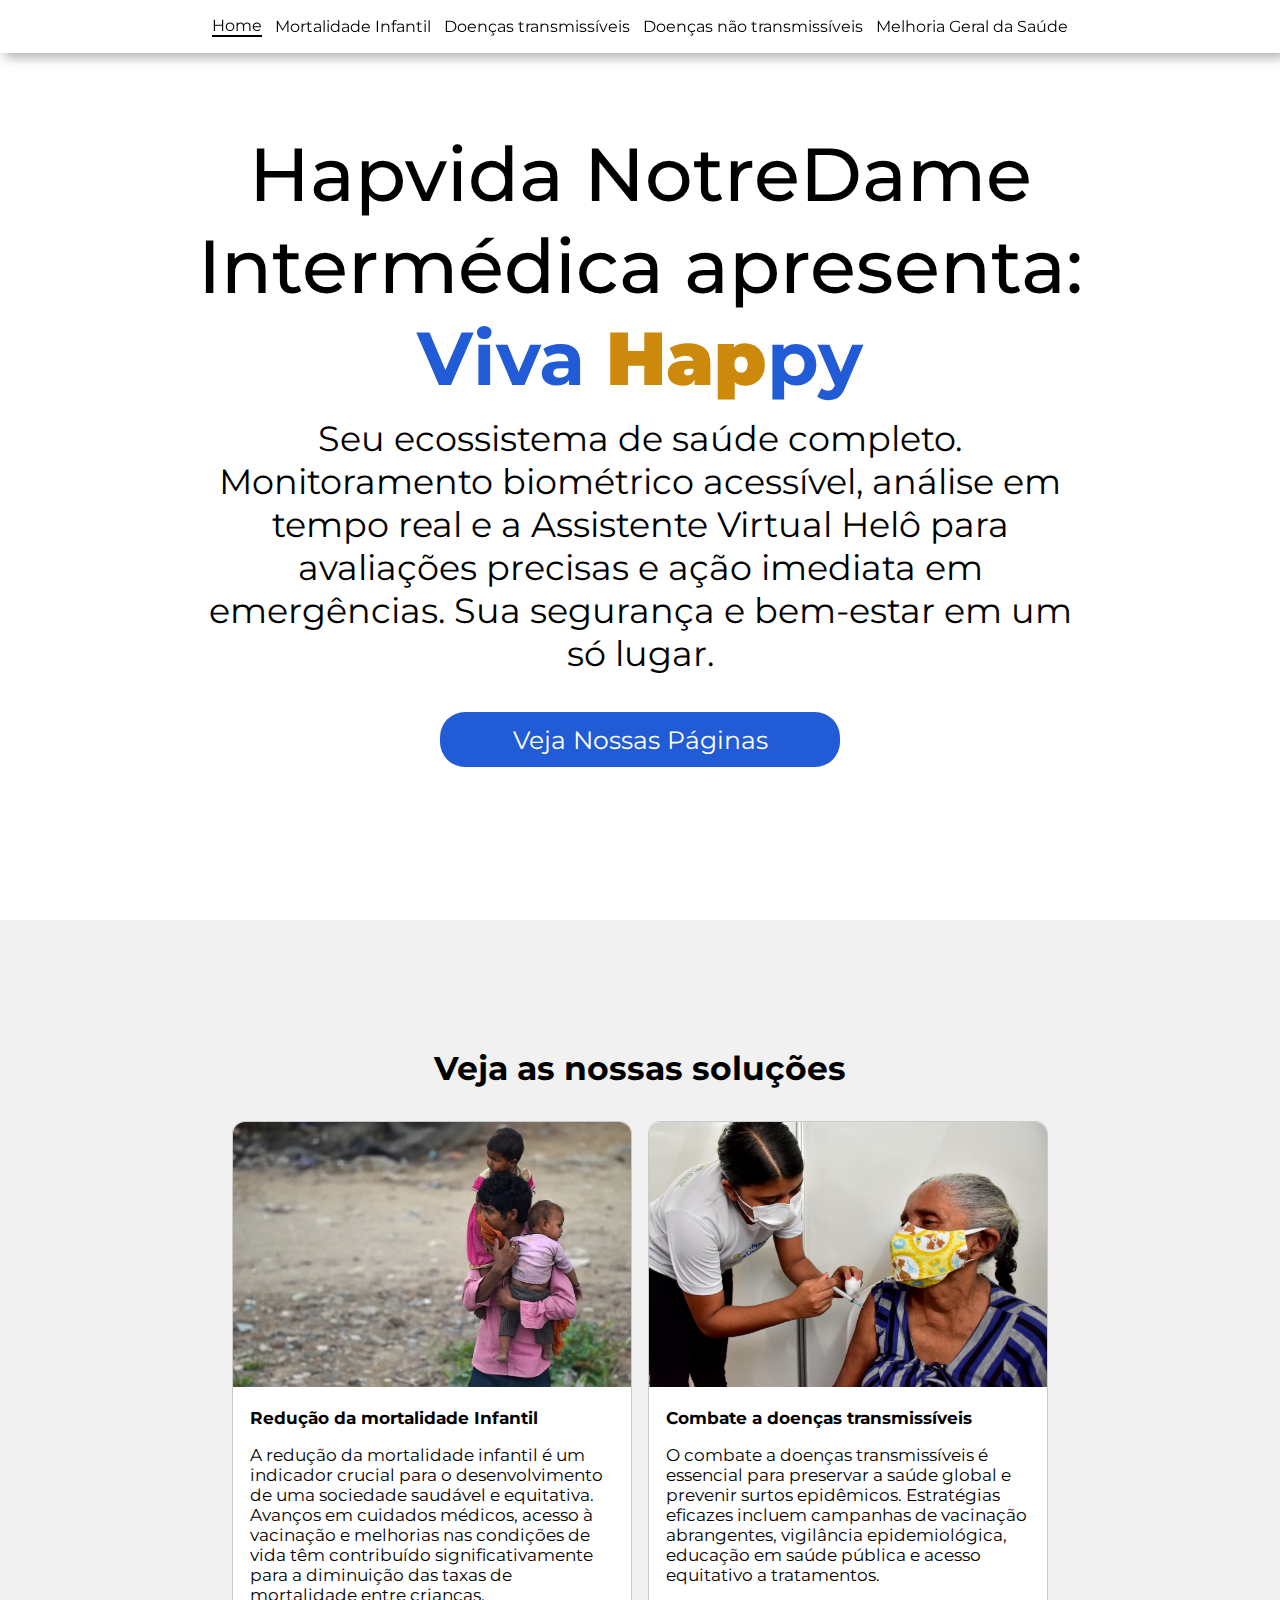
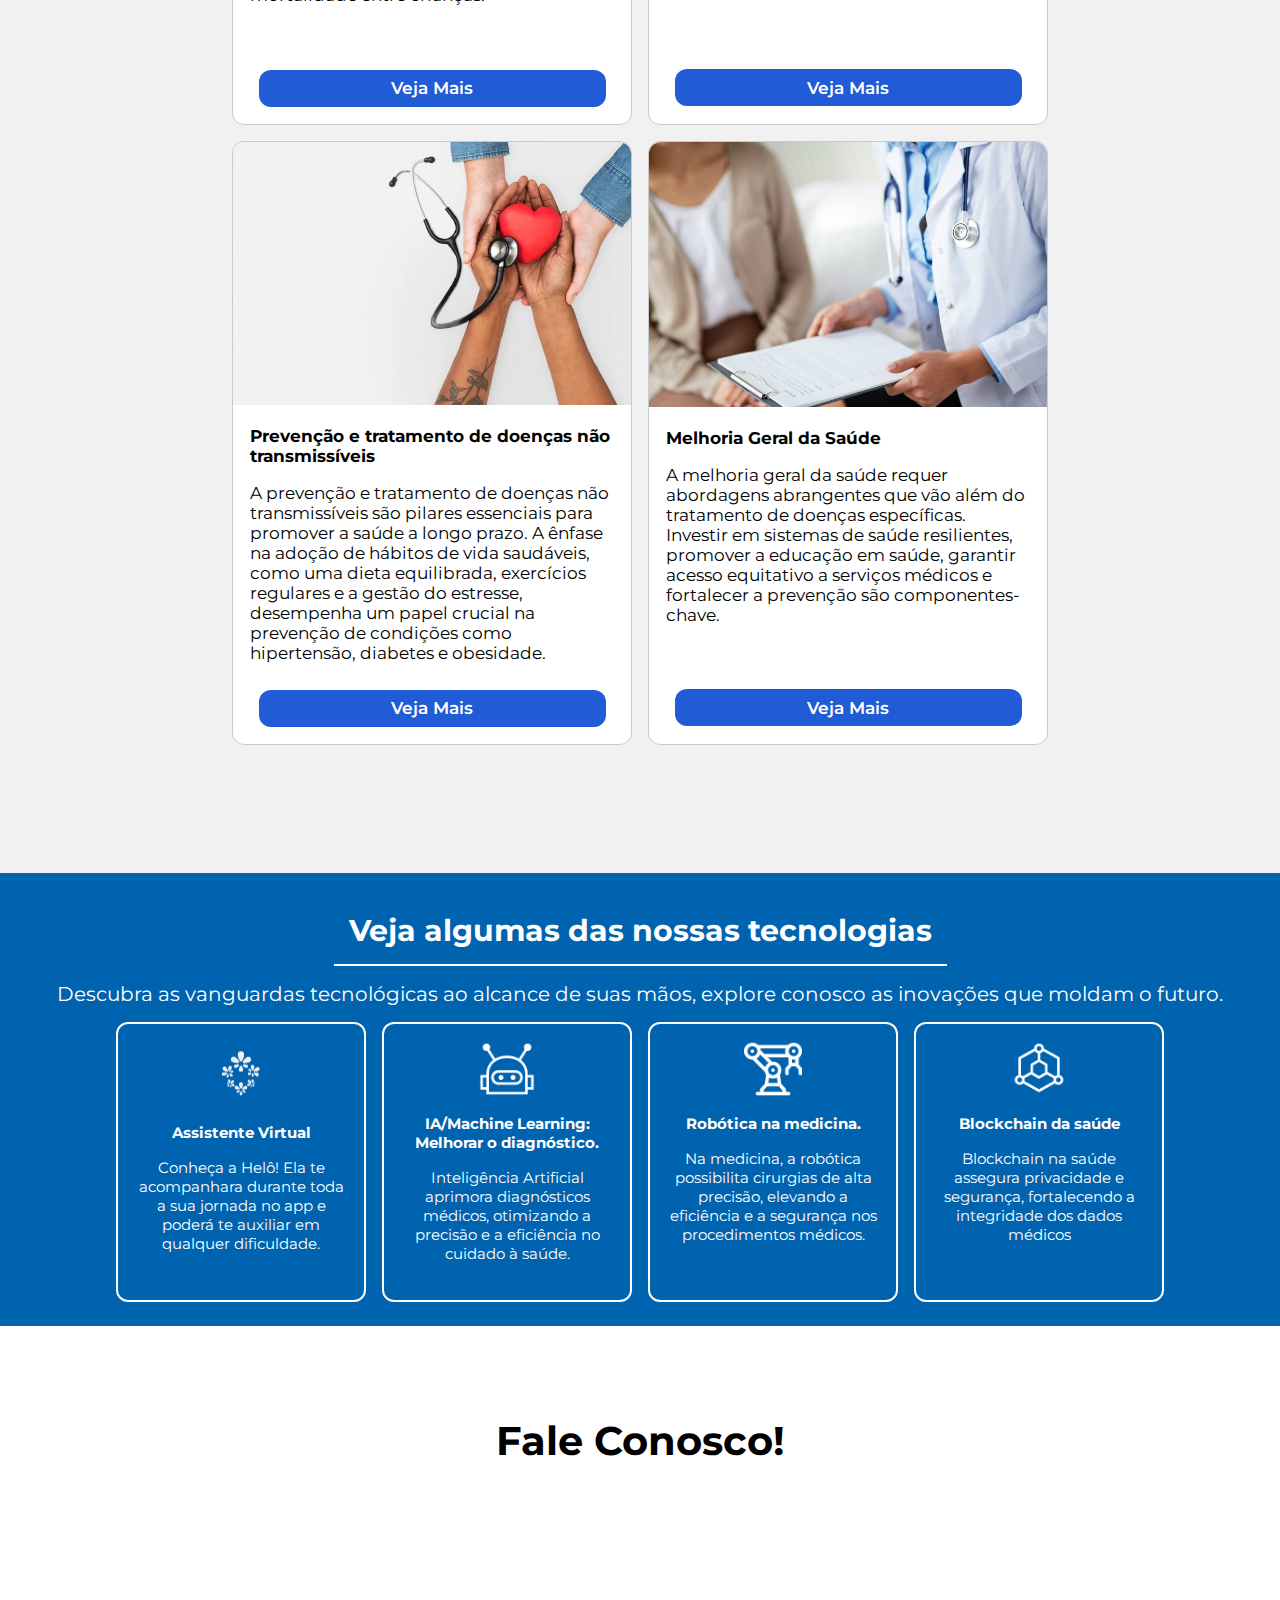
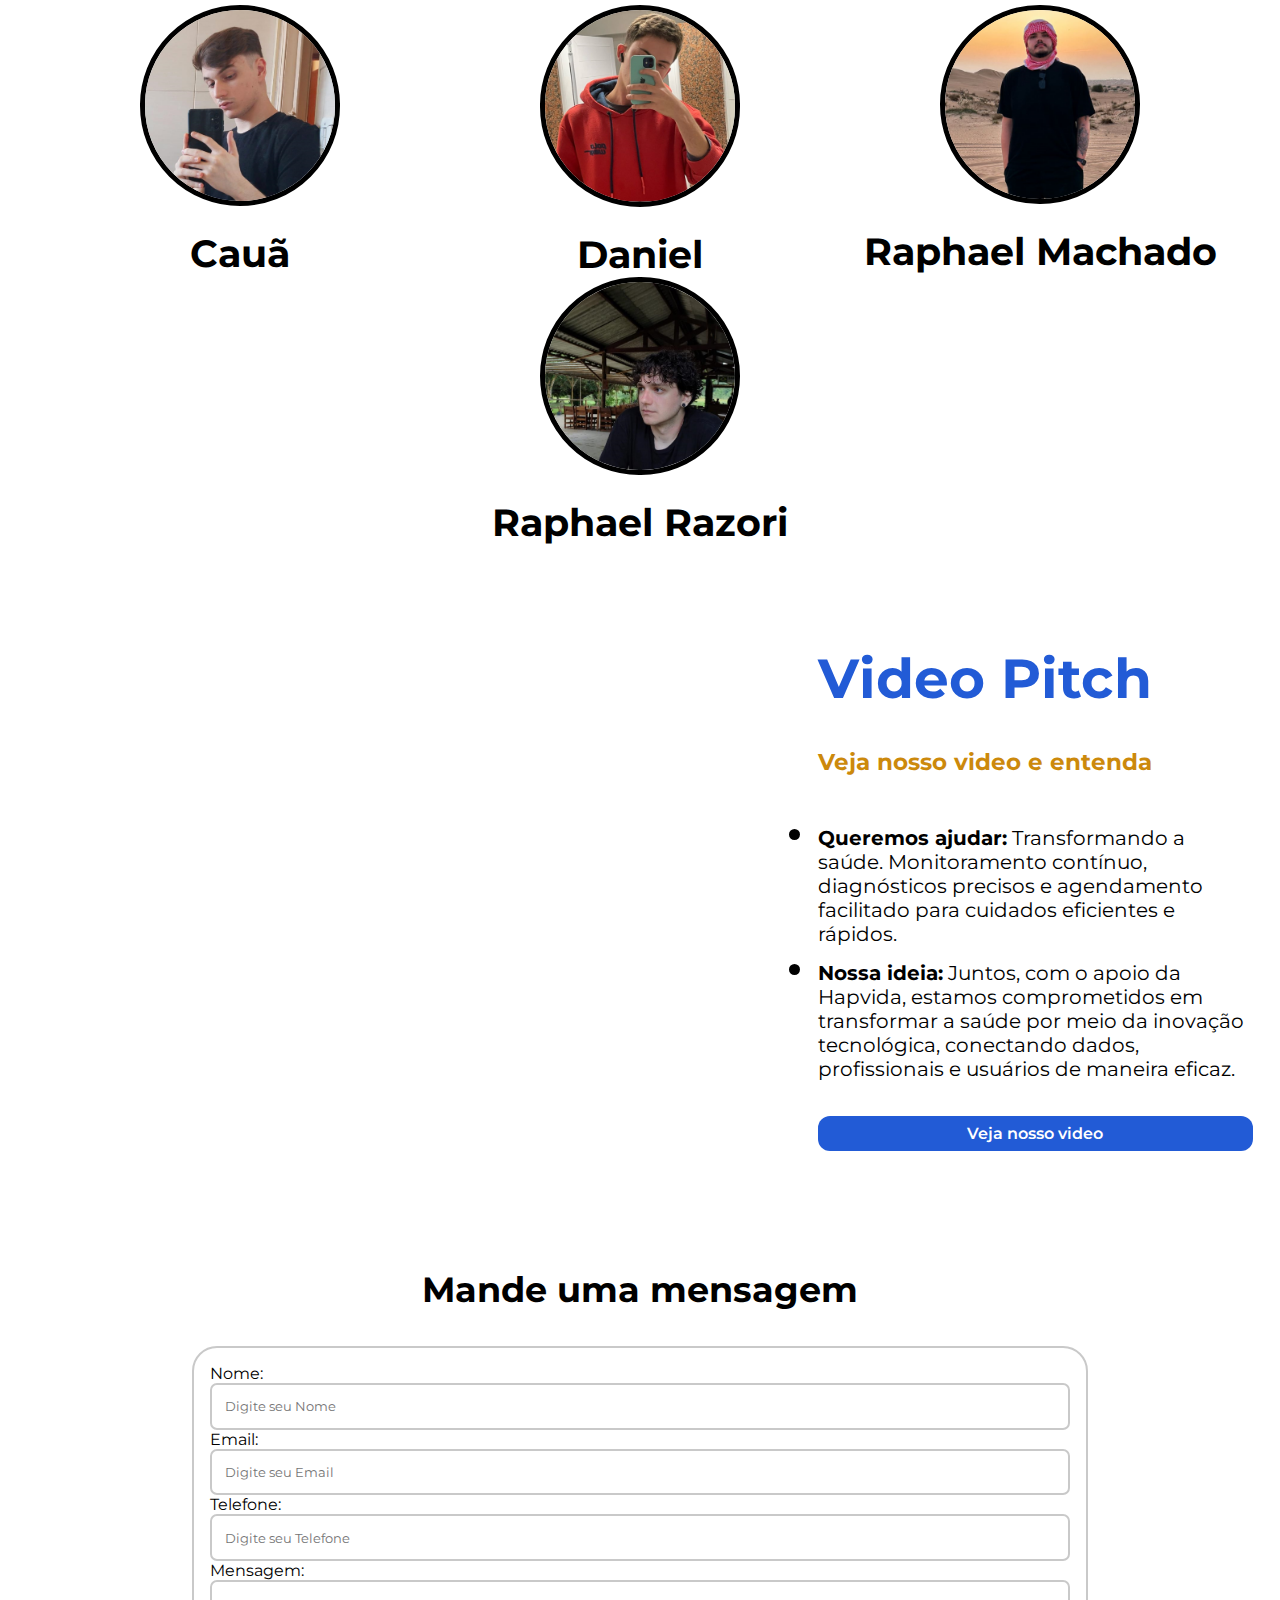
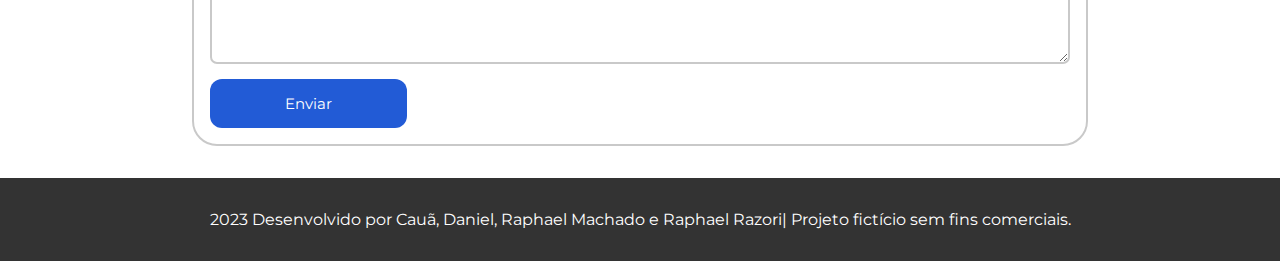
<file: index.html>
<!DOCTYPE html>
    <html lang="pt-br">
    <head>
        <meta charset="UTF-8">
        <meta name="viewport" content="width=device-width, initial-scale=1.0">
        <link rel="stylesheet" href="style.css">
        <link rel="shortcut icon" href="assets/App-Icon.ico" type="image/x-icon">
        <script src="scripts/scriptNossaEquipe.js" defer></script>
        <title>HapViva</title>
    </head>
    <body>
        <header>
            <nav class="navBar">
                <img src="assets/logo.png" alt="">
                <ul class="navBarList">
                    <li style="border-bottom: 2px solid black;"><a href="index.html">Home</a></li>
                    <li><a href="pages/mortalidadeinfantil.html">Mortalidade Infantil</a></li>
                    <li><a href="pages/doencat.html">Doenças transmissíveis</a></li>   
                    <li><a href="pages/doencant.html">Doenças não transmissíveis</a></li>
                    <li><a href="pages/melhoriasaude.html">Melhoria Geral da Saúde</a></li>
                </ul>
            </nav>
        </header>

        <main>
            <section class="mainTopo">
                <div class="mainTopoTexts">
                    <h1>Hapvida NotreDame Intermédica apresenta: <br> <b class="mainTopoTextsName">Viva <b style="color: rgb(204, 137, 12);">Hap</b>py</b> </h1>
                    <p>Seu ecossistema de saúde completo. Monitoramento biométrico acessível, análise em tempo real e a Assistente Virtual Helô
                    para avaliações precisas e ação imediata em emergências. Sua segurança e bem-estar em um só lugar.</p>
                    <a href="#mainCartoes">Veja Nossas Páginas</a>
                </div>
                <img src="assets/homepagefinal.png" alt="">
            </section>

            <section id="mainCartoes" class="mainCartoes">
                <div class="mainCartoesConteudo">
                    <h2>Veja as nossas soluções</h2>
                    <div class="mainCartoesItens">

                        <div class="cartao">
                            <img src="assets/mortalidadeInfantilFinal.webp" alt="">
                            <div class="cartaoTexts">
                                <h4>Redução da mortalidade Infantil</h4>
                                <p>A redução da mortalidade infantil é um indicador crucial para o desenvolvimento de uma sociedade saudável e equitativa.
                                Avanços em cuidados médicos, acesso à vacinação e melhorias nas condições de vida têm contribuído significativamente
                                para a diminuição das taxas de mortalidade entre crianças.</p>
                                <a style="margin-top: 2.8em" href="./pages/mortalidadeinfantil.html">Veja Mais</a>
                            </div>
                        </div>

                        <div class="cartao">
                            <img src="assets/doencaTransmissivelFinal.jpg" alt="">
                            <div class="cartaoTexts">
                                <h4>Combate a doenças transmissíveis</h4>
                                <p>O combate a doenças transmissíveis é essencial para preservar a saúde global e prevenir surtos epidêmicos. Estratégias
                                eficazes incluem campanhas de vacinação abrangentes, vigilância epidemiológica, educação em saúde pública e acesso
                                equitativo a tratamentos.</p>
                                <a style="margin-top: 3.95em;" href="pages/doencat.html">Veja Mais</a>
                            </div>
                        </div>

                        <div class="cartao">
                            <img src="assets/doencaNaoTranmissivelFinal.jpg" alt="">
                            <div class="cartaoTexts">
                                <h4>Prevenção e tratamento de doenças não transmissíveis</h4>
                                <p>A prevenção e tratamento de doenças não transmissíveis são pilares essenciais para promover a saúde a longo prazo. A
                                ênfase na adoção de hábitos de vida saudáveis, como uma dieta equilibrada, exercícios regulares e a gestão do estresse,
                                desempenha um papel crucial na prevenção de condições como hipertensão, diabetes e obesidade.</p>
                                <a style="margin-top: 0.57em;" href="pages/doencant.html">Veja Mais</a>
                            </div>
                        </div>

                        <div class="cartao">
                            <img src="assets/melhoriaGeralDaSaude1.jpg" alt="">
                            <div class="cartaoTexts">
                                <h4>Melhoria Geral da Saúde</h4>
                                <p>A melhoria geral da saúde requer abordagens abrangentes que vão além do tratamento de doenças específicas. Investir em
                                sistemas de saúde resilientes, promover a educação em saúde, garantir acesso equitativo a serviços médicos e fortalecer
                                a prevenção são componentes-chave.</p>
                                <a style="margin-top: 2.8em;" href="pages/melhoriasaude.html">Veja Mais</a>
                            </div>
                        </div>
                    </div>
                </div>
            </section>

            <section class="mainTecnologias">
                <h2>Veja algumas das nossas tecnologias</h2>
                <p>Descubra as vanguardas tecnológicas ao alcance de suas mãos, explore conosco as inovações que moldam o futuro.</p>
                <div class="mainTecnologiasCartoes">
                    <div class="mainTecnologiasCartao">
                        <img style="width: 120px;" class="helo" src="assets/av1.png" alt="">
                        <h5>Assistente Virtual</h5>
                        <p>Conheça a Helô! Ela te acompanhara durante toda a sua jornada no app e poderá te auxiliar em qualquer dificuldade.</p>
                    </div>
                    <div class="mainTecnologiasCartao">
                        <img src="assets/robot-24.png" alt="">
                        <h5>IA/Machine Learning: Melhorar o diagnóstico.</h5>
                        <p>Inteligência Artificial aprimora diagnósticos médicos, otimizando a precisão e a eficiência no cuidado à saúde.</p>
                    </div>
                    <div class="mainTecnologiasCartoes">
                        <div class="mainTecnologiasCartao">
                            <img src="assets/roboticarm1.png" alt="">
                            <h5>Robótica na medicina.</h5>
                            <p>Na medicina, a robótica possibilita cirurgias de alta precisão, elevando a eficiência e a segurança nos procedimentos
                            médicos.</p>
                        </div>
                    </div>

                    <div class="mainTecnologiasCartoes">
                        <div class="mainTecnologiasCartao">
                            <img src="assets/blockchain1.png" alt="">
                            <h5>Blockchain da saúde</h5>
                            <p>Blockchain na saúde assegura privacidade e segurança, fortalecendo a integridade dos dados médicos</p>
                        </div>
                    </div>
                </div>       
            </section>

            <section class="mainNossaEquipe">
                <h3>Fale Conosco!</h3>
                <div class="mainNossaEquipeDivCards">
                    <section class="card">
                        <img class="img" src="assets/Caua.png" alt="">
                        <h2>Cauã</h2>
                    </section>
            
                    <section class="card">
                        <img class="img" src="assets/Daniel.png" alt="">
                        <h2>Daniel</h2>
                    </section>
            
                    <section class="card">
                        <img class="img" src="assets/RaphaelMachado.png" alt="">
                        <h2>Raphael Machado</h2>
                    </section>
            
                    <section class="card">
                        <img class="img" src="assets/RaphaelRazori.png" alt="">
                        <h2>Raphael Razori</h2>
                    </section>
                </div>

                <section class="mainVideoPitch">
                    <iframe width="1250" height="703" src="https://www.youtube.com/embed/nQ6caLf8F54"
                        title="Hapvida:VivaHappy Video Pitch Global Solution 2" frameborder="0"
                        allow="accelerometer; autoplay; clipboard-write; encrypted-media; gyroscope; picture-in-picture; web-share"
                        allowfullscreen></iframe>
                    <div class="mainVideoPitchTexts">
                        <h4>Video Pitch</h4>
                        <h6>Veja nosso video e entenda</h6>
                        <ul>
                            <li><p><b>Queremos ajudar:</b> Transformando a saúde. Monitoramento contínuo,
                            diagnósticos precisos e agendamento facilitado para cuidados eficientes
                            e rápidos.</p></li>
                            <li><p><b>Nossa ideia:</b> Juntos, com o apoio da Hapvida, estamos comprometidos
                            em transformar a saúde por meio da inovação tecnológica, conectando dados,
                            profissionais e usuários de maneira eficaz.</p></li>
                        </ul>
                        <a href="https://youtu.be/nQ6caLf8F54" target="_blank">Veja nosso video</a>
                    </div>
                </section>
            </section>

            <section class="mainFormulario">
                <h2>Mande uma mensagem</h2>
                <form>
                    <div class="mainFormularioItens">
                        <label for="nome">Nome:</label>
                        <input name="nome" type="text" placeholder="Digite seu Nome">
                    </div>
                    <div class="mainFormularioItens">
                        <label for="email">Email:</label>
                        <input name="email" type="text" placeholder="Digite seu Email">
                    </div>
                    <div class="mainFormularioItens">
                        <label for="telefone">Telefone:</label>
                        <input name="telefone" type="text" placeholder="Digite seu Telefone">
                    </div>
                    <div class="mainFormularioItens">
                        <label for="Mensagem">Mensagem:</label>
                        <textarea name="mensagem"  cols="30" rows="5"></textarea>
                    </div>
                   
                    <button>Enviar</button>
                </form>
            </section>
        </main>

        <footer>
            <p>2023 Desenvolvido por Cauã, Daniel, Raphael Machado e Raphael Razori| Projeto fictício sem fins comerciais.</p>
        </footer>
        
    </body>
</html>
</file>
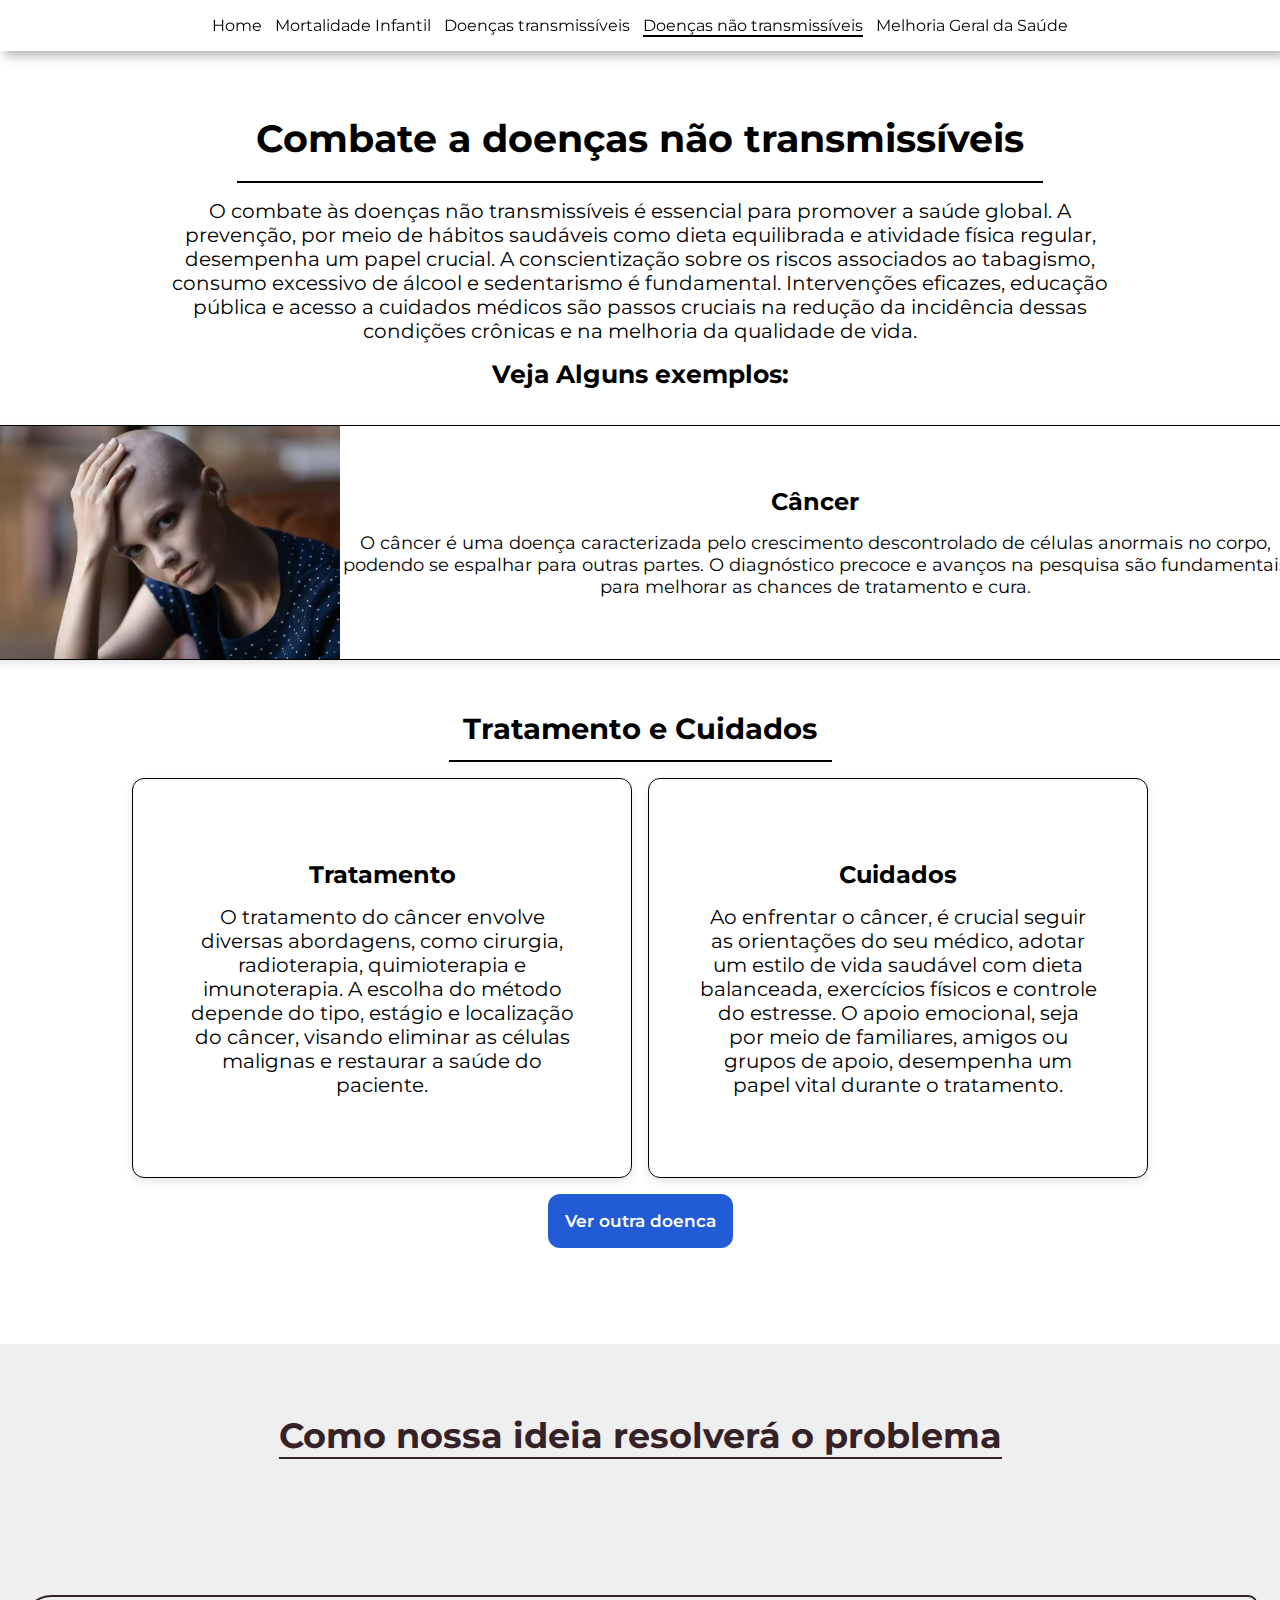
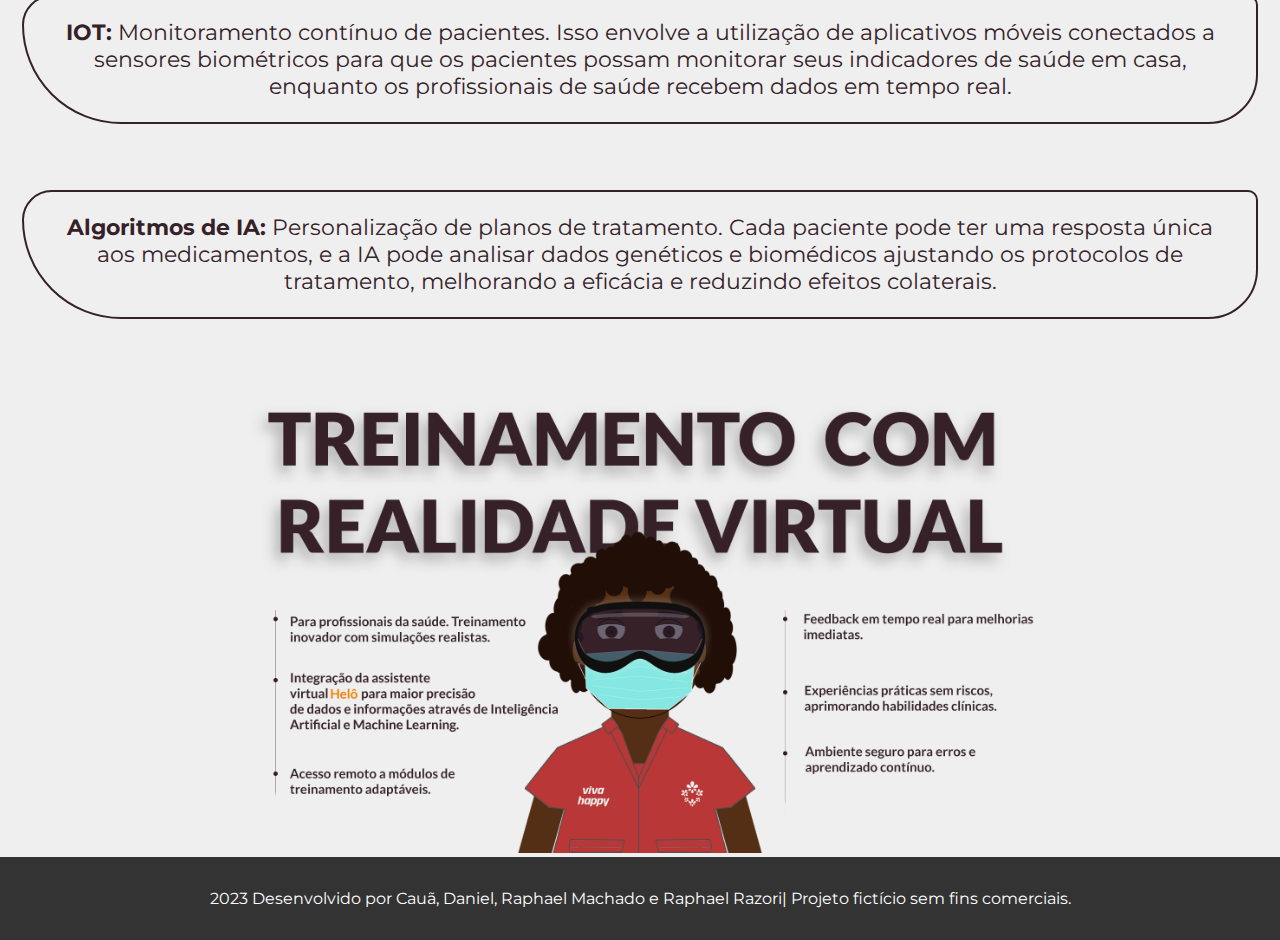
<file: pages/doencant.html>
<!DOCTYPE html>
<html lang="pt-br">

<head>
    <meta charset="UTF-8">
    <meta name="viewport" content="width=device-width, initial-scale=1.0">
    <link rel="stylesheet" href="../style.css">
    <link rel="stylesheet" href="../styles/doencast.css">
    <link rel="stylesheet" href="../styles/doencasnt.css">
    <link rel="shortcut icon" href="../assets/App-Icon.ico" type="image/x-icon">
    <script src="../scripts/scriptMudaDoencanT.js" defer></script>
    <title>HapViva: Doenças Não Transmissíveis</title>
</head>

<body>
    <header>
        <nav class="navBar">
            <img src="../assets/logo.png" alt="">
            <ul class="navBarList">
                <li><a href="../index.html">Home</a></li>
                <li><a href="mortalidadeinfantil.html">Mortalidade Infantil</a></li>
                <li><a href="doencat.html">Doenças transmissíveis</a></li>
                <li><a style="border-bottom: 2px solid black;" href="doencant.html">Doenças não transmissíveis</a></li>
                <li><a href="melhoriasaude.html">Melhoria Geral da Saúde</a></li>
            </ul>
        </nav>
    </header>

    <main>
        <section class="topoDoencasT">
            <h1>Combate a doenças não transmissíveis</h1>
            <p>O combate às doenças não transmissíveis é essencial para promover a saúde global. A prevenção, por meio de hábitos
            saudáveis como dieta equilibrada e atividade física regular, desempenha um papel crucial. A conscientização sobre os
            riscos associados ao tabagismo, consumo excessivo de álcool e sedentarismo é fundamental. Intervenções eficazes,
            educação pública e acesso a cuidados médicos são passos cruciais na redução da incidência dessas condições crônicas e na
            melhoria da qualidade de vida.</p>
            <h4>Veja Alguns exemplos:</h4>
                <div class="topoDoencasTCard">
                    <img id="imgx" src="../assets/cancer1.webp" alt="">
                    <div>
                        <h2 id="titulo">Câncer</h2>
                        <p id="paragrafo">O câncer é uma doença caracterizada pelo crescimento descontrolado de células anormais no corpo, podendo se espalhar
                        para outras partes. O diagnóstico precoce e avanços na pesquisa são fundamentais para melhorar as chances de tratamento
                        e cura.</p>
                    </div>
                </div>

                <h1 style="font-size: 29px;">Tratamento e Cuidados</h1>
                <div class="tratamentoECuidado">
                    <div class="box">
                        <h2 >Tratamento</h2>
                        <p id="pSint1">O tratamento do câncer envolve diversas abordagens, como cirurgia, radioterapia, quimioterapia e imunoterapia. A escolha
                        do método depende do tipo, estágio e localização do câncer, visando eliminar as células malignas e restaurar a saúde do
                        paciente.</p>
                    </div>
                    <div class="box">
                        <h2>Cuidados</h2>
                        <p id="pSint2">Ao enfrentar o câncer, é crucial seguir as orientações do seu médico, adotar um estilo de vida saudável com dieta
                        balanceada, exercícios físicos e controle do estresse. O apoio emocional, seja por meio de familiares, amigos ou grupos
                        de apoio, desempenha um papel vital durante o tratamento.</p>
                    </div>
                </div>
                <button class="btnMudaDoencaT" onclick="trocar()">Ver outra doenca</button>
        </section>

        <div class="topoCombateDoencas3">
            <h1>Como nossa ideia resolverá o problema</h1>
            <ul>
                <li>
                    <p><b>IOT: </b>Monitoramento contínuo de pacientes. Isso envolve a utilização de aplicativos móveis
                        conectados a sensores biométricos para que os pacientes possam monitorar seus indicadores de saúde em
                        casa, enquanto os profissionais de saúde recebem dados em tempo real.</p>
                </li>
                <li>
                    <p><b>Algoritmos de IA: </b>Personalização de planos de tratamento. Cada paciente pode ter uma resposta
                        única aos medicamentos, e a IA pode analisar dados genéticos e biomédicos ajustando os protocolos de
                        tratamento, melhorando a eficácia e reduzindo efeitos colaterais.</p>
                </li>
        
            </ul>
            <div class="proposta3">
                <img src="../assets/ENFERMEIRA VRE.png" alt="">
            </div>
        </div>
        
    </main>

    <footer>
        <p>2023 Desenvolvido por Cauã, Daniel, Raphael Machado e Raphael Razori| Projeto fictício sem fins comerciais.</p>
    </footer>

</body>

</html>
</file>
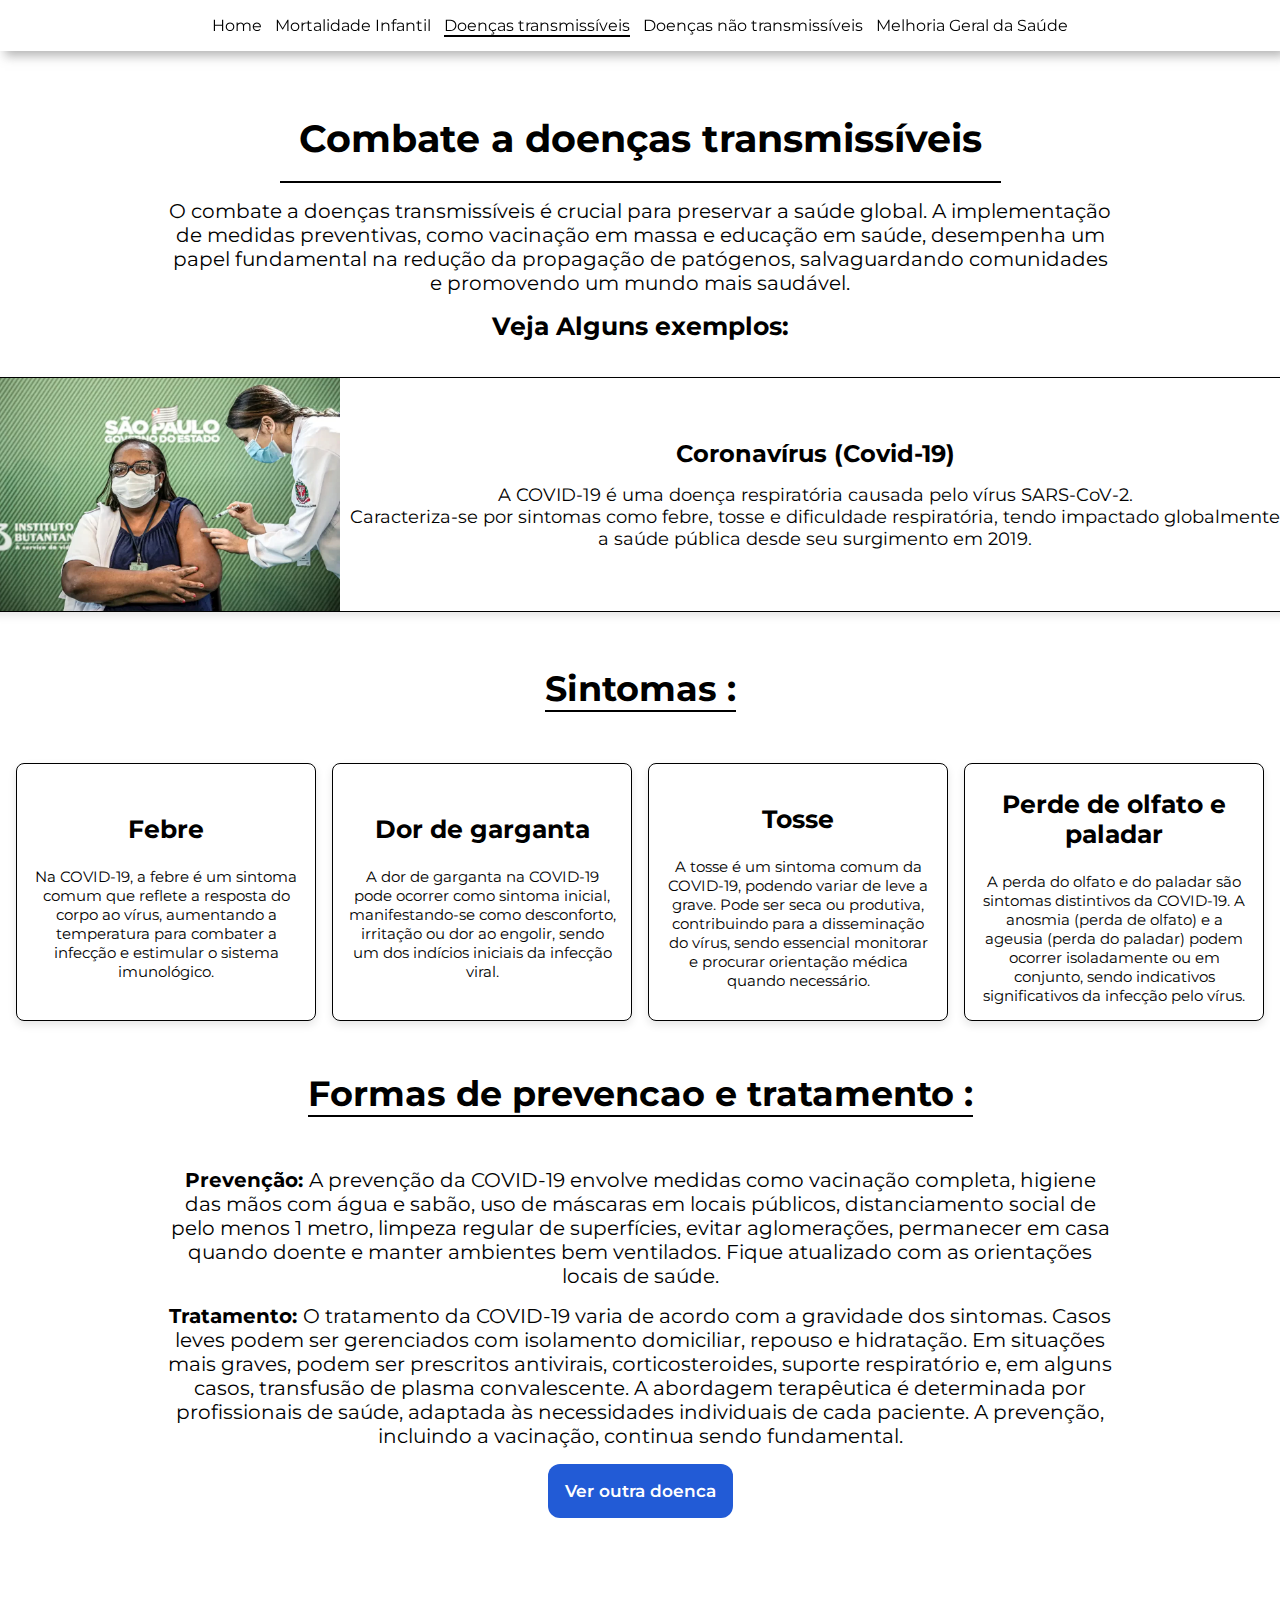
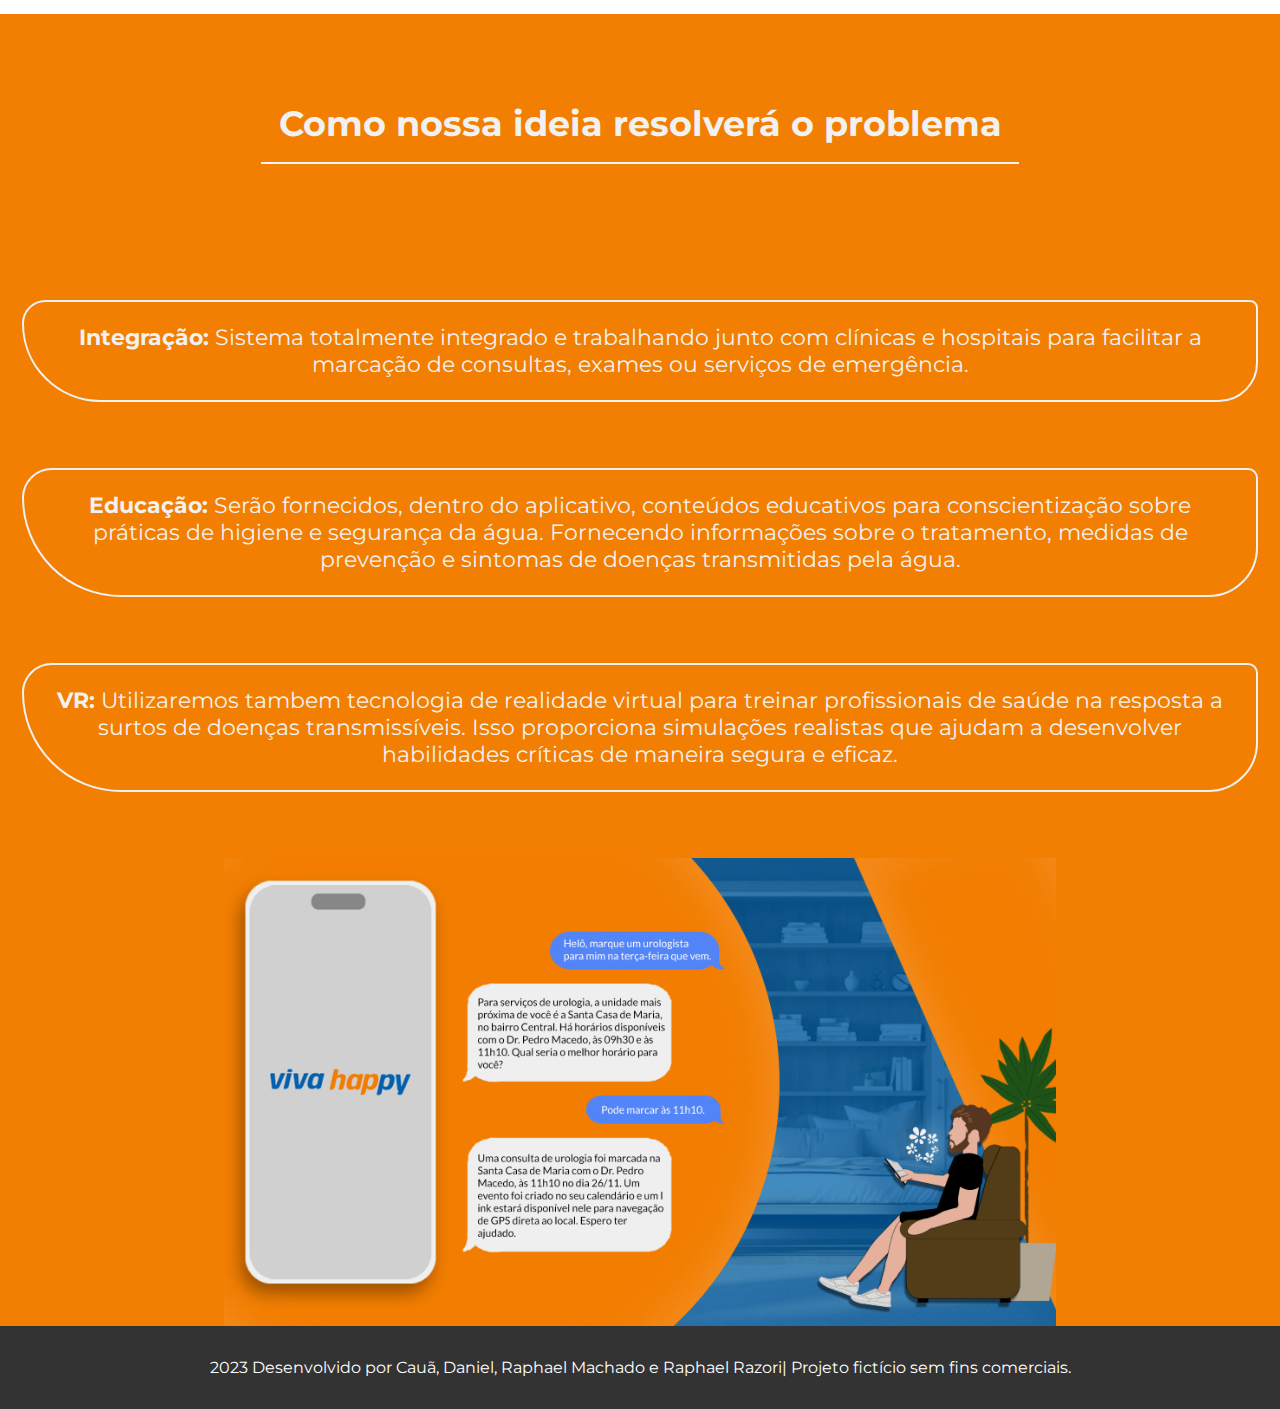
<file: pages/doencat.html>
<!DOCTYPE html>
<html lang="pt-br">

<head>
    <meta charset="UTF-8">
    <meta name="viewport" content="width=device-width, initial-scale=1.0">
    <link rel="stylesheet" href="../style.css">
    <link rel="stylesheet" href="../styles/doencast.css">
    <link rel="stylesheet" href="../styles/mortalidadeinfantil.css">
    <script src="../scripts/scriptMudaDoencaT.js" defer></script>
    <link rel="shortcut icon" href="../assets/App-Icon.ico" type="image/x-icon">
    <title>HapViva: Doenças Transmissíveis</title>
</head>

<body>
    <header>
        <nav class="navBar">
            <img src="../assets/logo.png" alt="">
            <ul class="navBarList">
                <li><a href="../index.html">Home</a></li>
                <li><a href="mortalidadeinfantil.html">Mortalidade Infantil</a></li>
                <li><a style="border-bottom: 2px solid black;" href="doencat.html">Doenças transmissíveis</a></li>
                <li><a href="doencant.html">Doenças não transmissíveis</a></li>
                <li><a href="melhoriasaude.html">Melhoria Geral da Saúde</a></li>
            </ul>
        </nav>
    </header>

    <main>
        <section class="topoDoencasT">
            <h1>Combate a doenças transmissíveis</h1>
            <p>O combate a doenças transmissíveis é crucial para preservar a saúde global. A implementação de medidas preventivas, como
            vacinação em massa e educação em saúde, desempenha um papel fundamental na redução da propagação de patógenos,
            salvaguardando comunidades e promovendo um mundo mais saudável.</p>
            <h4>Veja Alguns exemplos:</h4>
            <div class="topoDoencasTCards">
                <div class="topoDoencasTCard">
                    <img id="imgx" src="../assets/covid1.webp" alt="">
                    <div>
                        <h2 id="titulo">Coronavírus (Covid-19)</h2>
                        <p id="paragrafo">A COVID-19 é uma doença respiratória causada pelo vírus SARS-CoV-2. <br> Caracteriza-se por sintomas como febre, tosse e
                        dificuldade respiratória, tendo impactado globalmente <br> a saúde pública desde seu surgimento em 2019.</p>
                    </div>
                </div>

                
                <div class="topoDoencasTCardSintomas">
                    <h2 style="border-bottom: 2px solid black;" >Sintomas :</h2>
                    <div class="topoTodosDoencasTCardSintomas">
                        <div class="topoDoencasTMiniCardSintomas">
                            <h5 id="tSint1">Febre</h5>
                            <p id="pSint1">Na COVID-19, a febre é um sintoma comum que reflete a resposta do corpo ao vírus, aumentando a temperatura para combater
                            a infecção e estimular o sistema imunológico.</p>
                        </div>

                        <div class="topoDoencasTMiniCardSintomas">
                            <h5 id="tSint2">Dor de garganta</h5>
                            <p id="pSint2">A dor de garganta na COVID-19 pode ocorrer como sintoma inicial, manifestando-se como desconforto, irritação ou dor ao
                            engolir, sendo um dos indícios iniciais da infecção viral.</p>
                        </div>

                        <div class="topoDoencasTMiniCardSintomas">
                            <h5 id="tSint3">Tosse</h5>
                            <p id="pSint3">A tosse é um sintoma comum da COVID-19, podendo variar de leve a grave. Pode ser seca ou produtiva, contribuindo para a
                            disseminação do vírus, sendo essencial monitorar e procurar orientação médica quando necessário.</p>
                        </div>

                        <div class="topoDoencasTMiniCardSintomas">
                            <h5 id="tSint4" style="text-align: center;">Perde de olfato e paladar</h5>
                            <p id="pSint4">A perda do olfato e do paladar são sintomas distintivos da COVID-19. A anosmia (perda de olfato) e a ageusia (perda do
                            paladar) podem ocorrer isoladamente ou em conjunto, sendo indicativos significativos da infecção pelo vírus.</p>
                        </div>
                    </div>

                    <h2 style="border-bottom: 2px solid black;" >Formas de prevencao e tratamento :</h2>
                    <p id="prevencao"><strong>Prevenção: </strong> A prevenção da COVID-19 envolve medidas como vacinação completa, higiene das mãos com água e sabão, uso de máscaras em
                    locais públicos, distanciamento social de pelo menos 1 metro, limpeza regular de superfícies, evitar aglomerações,
                    permanecer em casa quando doente e manter ambientes bem ventilados. Fique atualizado com as orientações locais de saúde.</p>

                    <p id="tratamento"><strong>Tratamento: </strong> O tratamento da COVID-19 varia de acordo com a gravidade dos sintomas. Casos leves podem ser gerenciados com isolamento
                    domiciliar, repouso e hidratação. Em situações mais graves, podem ser prescritos antivirais, corticosteroides, suporte
                    respiratório e, em alguns casos, transfusão de plasma convalescente. A abordagem terapêutica é determinada por
                    profissionais de saúde, adaptada às necessidades individuais de cada paciente. A prevenção, incluindo a vacinação,
                    continua sendo fundamental.</p>
                    <button class="btnMudaDoencaT" onclick="trocar()">Ver outra doenca</button>
                </div>        
            </div>
        </section>

        <div class="topoCombateDoencas2">
            <h1>Como nossa ideia resolverá o problema</h1>
            <ul>
                <li>
                    <p><b>Integração: </b> Sistema totalmente integrado e trabalhando junto com clínicas e hospitais para
                        facilitar a
                        marcação de consultas, exames ou serviços de emergência.</p>
                </li>
                <li>
                    <p><b>Educação: </b>Serão fornecidos, dentro do aplicativo, conteúdos educativos para conscientização sobre
                        práticas de higiene e segurança da água. Fornecendo informações sobre o tratamento, medidas de prevenção
                        e sintomas de doenças transmitidas pela água.</p>
                </li>
                <li>
                    <p><b>VR: </b>Utilizaremos tambem tecnologia de realidade virtual para treinar profissionais de saúde na
                        resposta a surtos de doenças transmissíveis. Isso proporciona simulações realistas que ajudam a
                        desenvolver habilidades críticas de maneira segura e eficaz.
                </li>
            </ul>
            <div class="proposta2">
                <img src="../assets/Interação Helô.png" alt="">
            </div>
        </div>
    </main>


    <footer>
        <p>2023 Desenvolvido por Cauã, Daniel, Raphael Machado e Raphael Razori| Projeto fictício sem fins comerciais.</p>
    </footer>
</body>

</html>
</file>
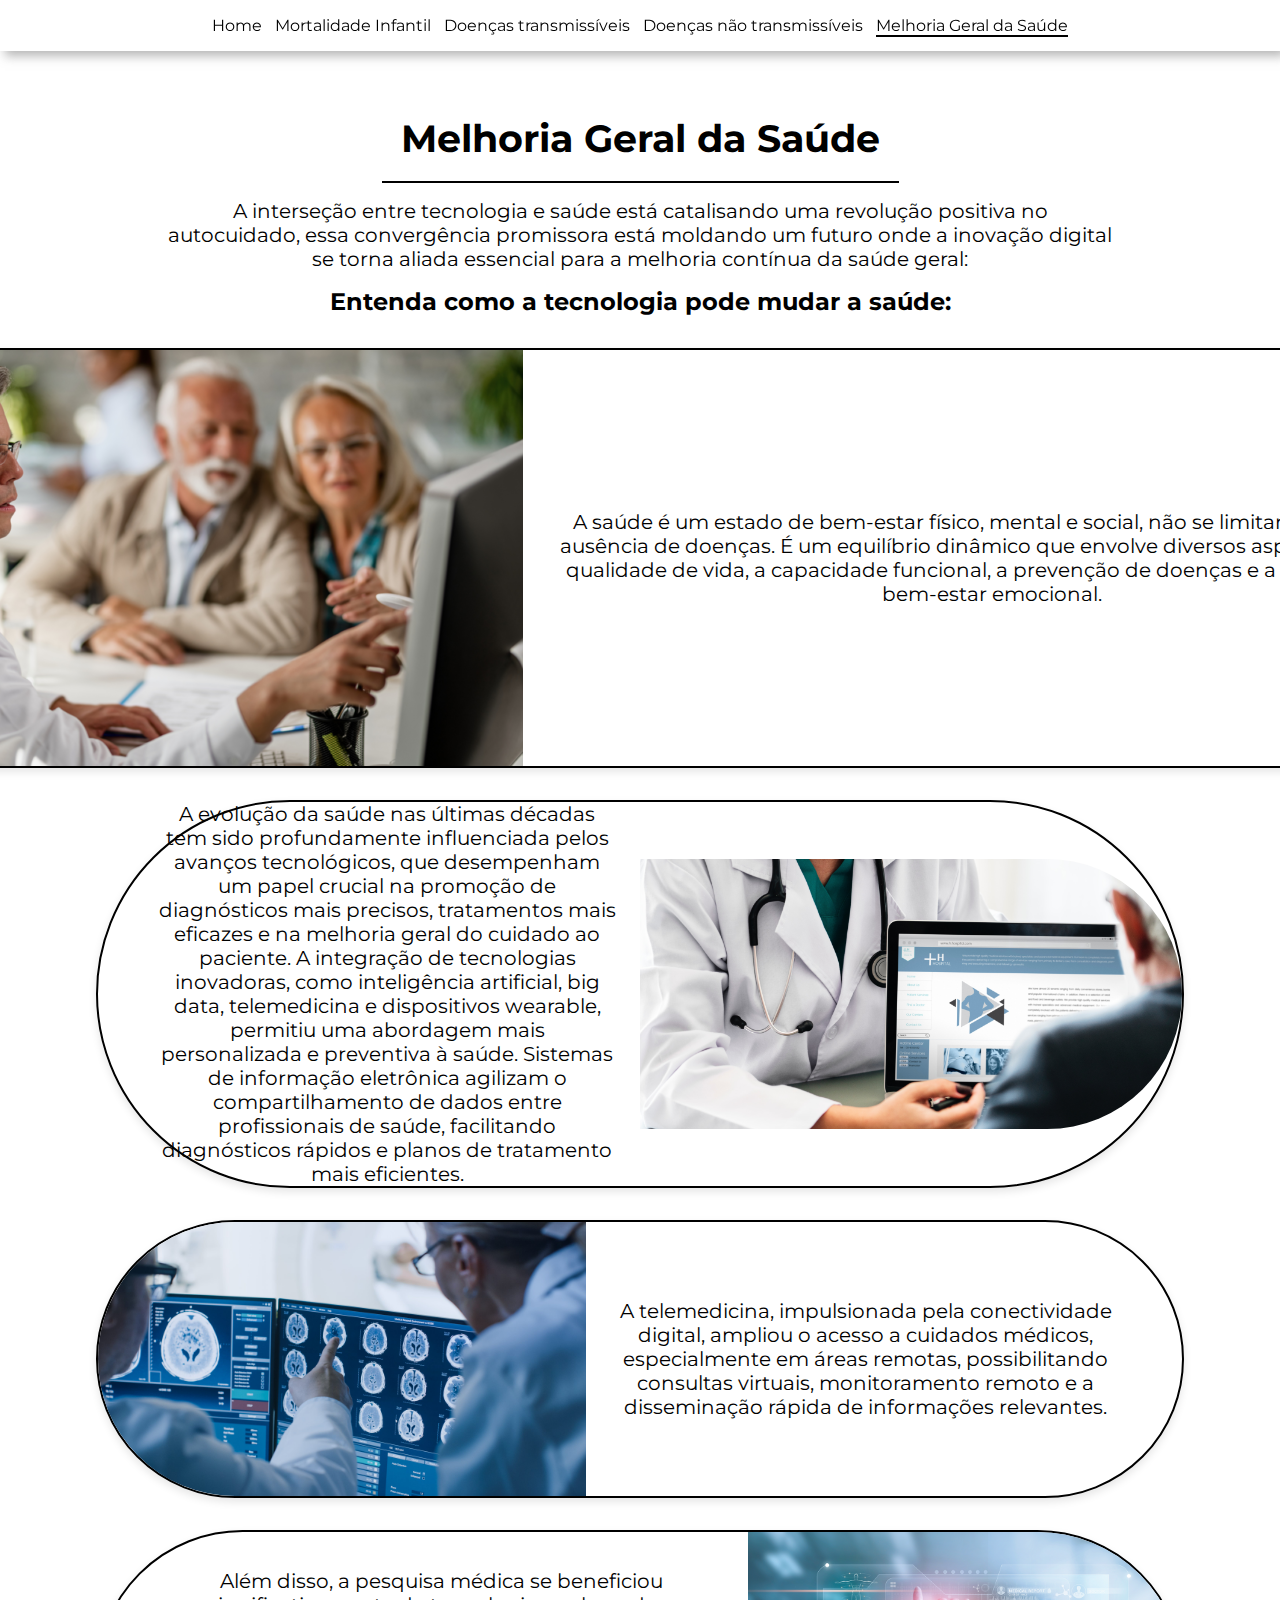
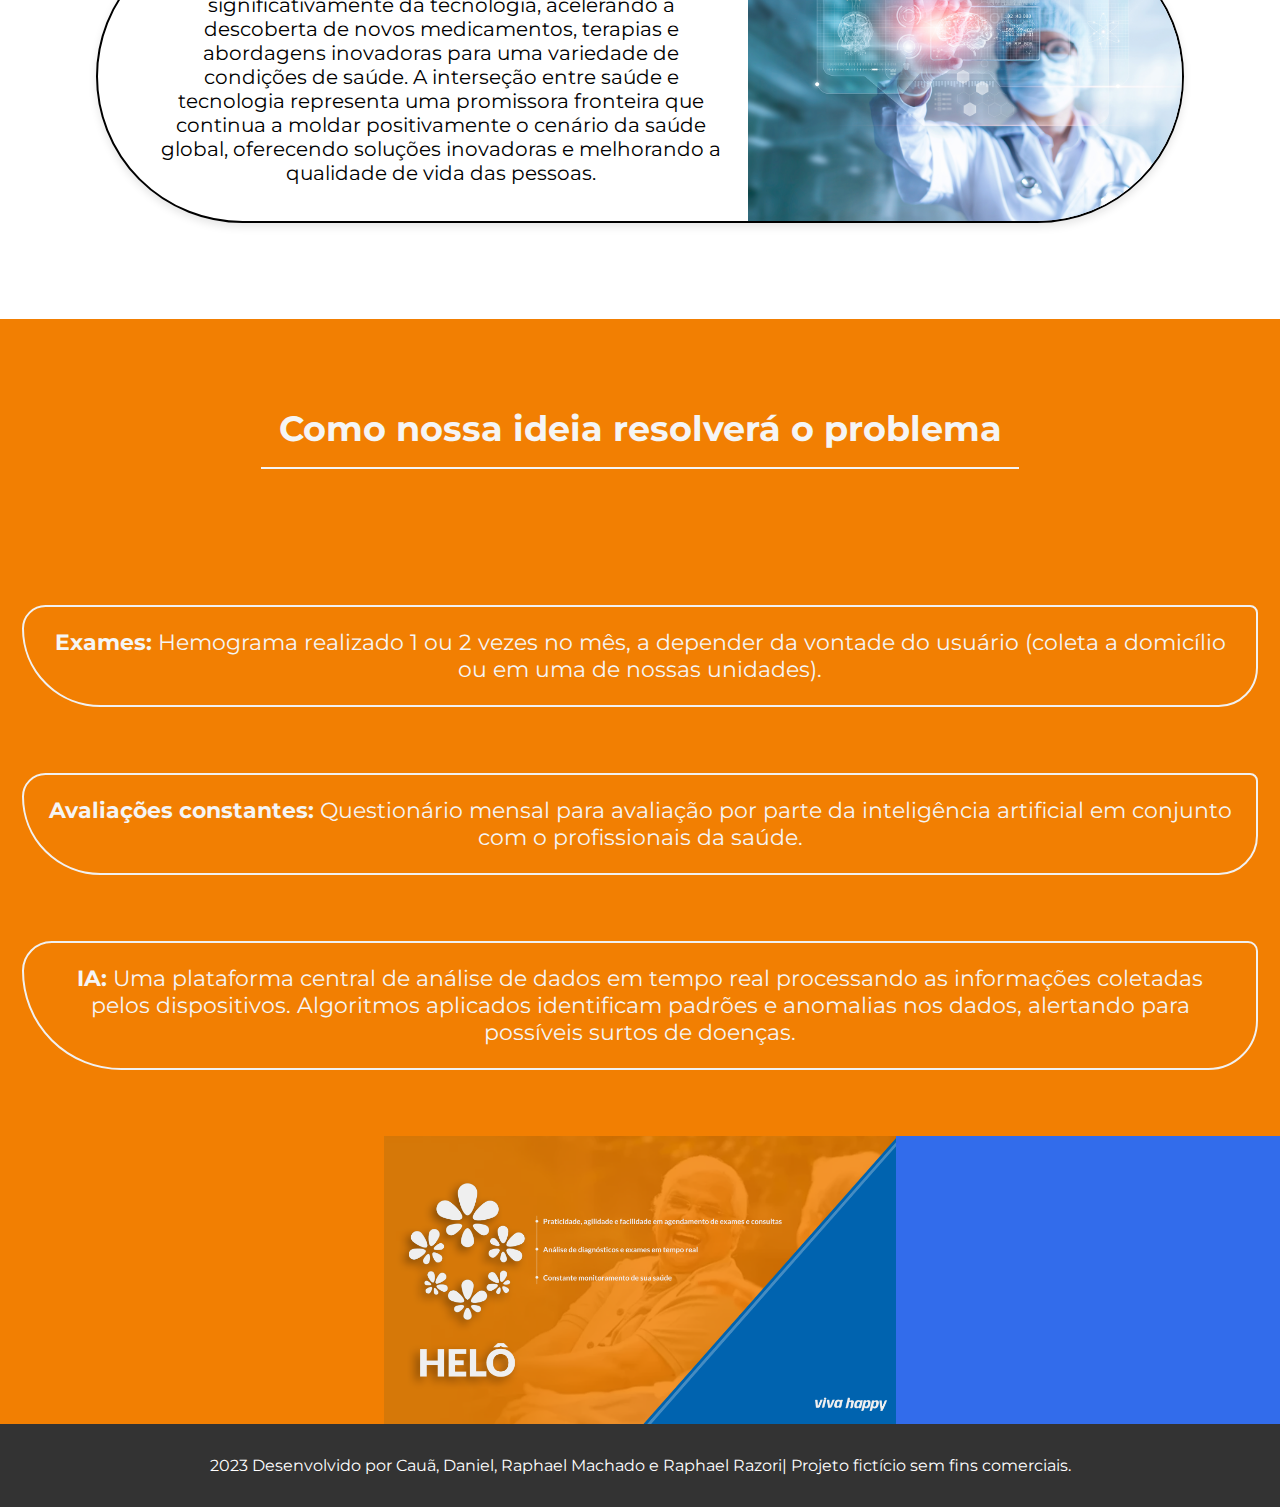
<file: pages/melhoriasaude.html>
<!DOCTYPE html>
<html lang="pt-br">

<head>
    <meta charset="UTF-8">
    <meta name="viewport" content="width=device-width, initial-scale=1.0">
    <link rel="stylesheet" href="../style.css">
    <link rel="stylesheet" href="../styles/doencast.css">
    <link rel="stylesheet" href="../styles/melhoriasaude.css">
    <link rel="shortcut icon" href="../assets/App-Icon.ico" type="image/x-icon">
    <title>HapViva: Melhoria Geral da Saúde</title>
</head>

<body>
    <header>
        <nav class="navBar">
            <img src="../assets/logo.png" alt="">
            <ul class="navBarList">
                <li><a href="../index.html">Home</a></li>
                <li><a href="mortalidadeinfantil.html">Mortalidade Infantil</a></li>
                <li><a href="doencat.html">Doenças transmissíveis</a></li>
                <li><a href="doencant.html">Doenças não transmissíveis</a></li>
                <li><a style="border-bottom: 2px solid black;" href="melhoriasaude.html">Melhoria Geral da Saúde</a></li>
            </ul>
        </nav>
    </header>

    <main>
        <section class="topoDoencasT">
            <h1>Melhoria Geral da Saúde</h1>
            <p>A interseção entre tecnologia e saúde está catalisando uma revolução positiva no autocuidado, essa convergência promissora está moldando um futuro onde a
            inovação digital se torna aliada essencial para a melhoria contínua da saúde geral:</h2>
            <h2>Entenda como a tecnologia pode mudar a saúde:</h3>
            <div class="melhoriaSaudeCard">
                <img src="../assets/melhoriaGeralDaSaude2.png" alt="">
                <p>A saúde é um estado de bem-estar físico, mental e social, não se limitando apenas à ausência de doenças. É um equilíbrio
                dinâmico que envolve diversos aspectos, como a qualidade de vida, a capacidade funcional, a prevenção de doenças e a
                promoção do bem-estar emocional.</p>
            </div>

            <div class="melhoriaSaudeCard2">
                <img src="../assets/melhoriaGeralDaSaude3.png" alt="">
                <p>A evolução da saúde nas últimas décadas tem sido profundamente influenciada pelos avanços tecnológicos, que desempenham
                um papel crucial na promoção de diagnósticos mais precisos, tratamentos mais eficazes e na melhoria geral do cuidado ao
                paciente. A integração de tecnologias inovadoras, como inteligência artificial, big data, telemedicina e dispositivos
                wearable, permitiu uma abordagem mais personalizada e preventiva à saúde. Sistemas de informação eletrônica agilizam o
                compartilhamento de dados entre profissionais de saúde, facilitando diagnósticos rápidos e planos de tratamento mais
                eficientes.</p>
            </div>

            <div class="melhoriaSaudeCard melhoriaSaudeCard3">
                <img src="../assets/melhoriaGeralDaSaude4.jpg" alt="">
                <p>A telemedicina, impulsionada pela conectividade digital, ampliou o acesso a cuidados médicos, especialmente em áreas
                remotas, possibilitando consultas virtuais, monitoramento remoto e a disseminação rápida de informações relevantes.</p>
            </div>

            <div class="melhoriaSaudeCard2 melhoriaSaudeCard4">
                <img src="../assets/melhoriaGeralDaSaude5.png" alt="">
                <p>Além disso, a pesquisa médica se beneficiou significativamente da tecnologia, acelerando a descoberta de novos
                medicamentos, terapias e abordagens inovadoras para uma variedade de condições de saúde. A interseção entre saúde e
                tecnologia representa uma promissora fronteira que continua a moldar positivamente o cenário da saúde global, oferecendo
                soluções inovadoras e melhorando a qualidade de vida das pessoas.</p>
            </div>
        </section>
        
        <div class="topoCombateDoencas melhoriaSaudeCard4">
            <h1>Como nossa ideia resolverá o problema</h1>
            <ul>
                <li>
                    <p><b>Exames: </b> Hemograma realizado 1 ou 2 vezes no mês, a depender da vontade do usuário (coleta a
                        domicílio ou em uma de nossas unidades).</p>
                </li>
                <li>
                    <p><b>Avaliações constantes: </b>Questionário mensal para avaliação por parte da inteligência artificial em
                        conjunto com o profissionais da saúde.</p>
                </li>
                <li>
                    <p><b>IA: </b>Uma plataforma central de análise de dados em tempo real processando as informações coletadas
                        pelos dispositivos. Algoritmos aplicados identificam padrões e anomalias nos dados, alertando para
                        possíveis surtos de doenças.</p>
                </li>
            </ul>
            <div class="proposta">
                <img src="../assets/helô apresentação.png" alt="">
            </div>
        </div>
    </main>

    <footer>
        <p>2023 Desenvolvido por Cauã, Daniel, Raphael Machado e Raphael Razori| Projeto fictício sem fins comerciais.</p>
    </footer>

</body>

</html>
</file>
<file: style.css>
@import url('https://fonts.googleapis.com/css2?family=Montserrat:wght@100;200;300;400;500;600;700&family=Yrsa:wght@300;400;500;600;700&display=swap');


*{
    margin: 0;
    padding: 0;
    box-sizing: border-box;
    font-family: 'Montserrat', sans-serif;
}

.navBar{
    background-color: rgb(255, 255, 255);
    display: flex;
    justify-content: space-between;
    overflow: hidden;
    position: fixed;
    top: 0;
    width: 100%;
    box-shadow: 5px 5px 10px #8888889f
}

.navBar img{
    width: 185px;
    height: 100%;
    padding: 0.5em;
}

.navBarList{
    list-style: none;
    display: flex;
    gap: 0.8em;
    display: flex;
    justify-content: center;
    align-items: center;
    padding: 0.5em 2em;
    
}

.navBarList a{
    color: black;
    text-decoration: none;
    font-size: 16px;

}

.navBarList a:hover{
    font-weight: 500;
}

.mainTopo{
    margin: 8em 5em;
    display: flex;
    justify-content: space-between;

}

.mainTopo img{
    margin-right: 6em;
    width: 33%;
}

.mainTopoTexts{
    width: 900px;
    text-align: center;
    font-size: 25px;
    display: flex;
    flex-direction: column;
    gap: 0.5em;
}

.mainTopoTexts h1 {
    font-size: 75px;
    font-weight: 500;
}

.mainTopoTextsName{
    color: rgb(34, 91, 214);
}

.mainTopoTexts p {
    font-size: 35px;
}

.mainTopo a{
    margin: 1em 10em;
    padding: 0.5em;
    background-color: rgb(34, 91, 214);
    text-decoration: none;
    color: white;
    border-radius: 25px;

}

.mainTopo a:hover{
    background-color: rgb(25, 65, 151);
}

.mainCartoes{
    padding: 6em;
    background-color: rgb(241, 241, 241);
}

.mainCartoes h2{
    font-size: 33px;
    margin-bottom: 1em;
}

.mainCartoesConteudo{
    display: flex;
    flex-direction: column;
    justify-content: center;
    align-items: center;
    padding: 2em;
}

.mainCartoesItens{
    display: flex;
    gap: 1em;
}

.mainCartoesItens img{
    width: 100%;
    border-radius: 12px 12px 0 0;

}

.cartao{
    border: 1px solid rgb(202, 202, 202);
    border-radius: 12px;
    width: 400px;
    height: 100%px;
    background-color: white;
}

.cartaoTexts{
    display: flex;
    flex-direction: column;
    gap: 1em;
    padding: 1em;
    font-size: 17px;
    
}

.cartaoTexts a{
    background-color: rgb(34, 91, 214);
    text-decoration: none;
    color: white;
    border-radius: 12px;
    text-align: center;
    margin: 0 0.5em;
    padding: 0.5em;
    font-weight: 600;
}

.cartaoTexts a:hover{
    background-color: rgb(25, 65, 151);
}

.mainTecnologias{
    display: flex;
    flex-direction: column;
    justify-content: center;
    align-items: center;
    gap: 1em;
    background-color: rgba(0, 99, 175);
    padding: 1.5em 0;
}

.mainTecnologias h2{
    color: white;
    font-size: 30px;
    border-bottom: 2px solid rgb(255, 255, 255);
    padding: 0.5em;
}

.mainTecnologias p{
    color: white;
    font-size: 20px;
}

.mainTecnologiasCartoes{
    display: flex;
    gap: 1em;
}

.mainTecnologiasCartao{
    display: flex;
    flex-direction: column;
    align-items: center;
    align-self: center;
    gap: 1em;
    width: 250px;
    border: 2px solid rgb(255, 255, 255);
    border-radius: 12px;
    height: 280px;
    padding: 1em;
}

.mainTecnologiasCartao h5{
    text-align: center;
    color: rgb(255, 255, 255);
    font-size: 15px;
    font-weight: 700;
}

.mainTecnologiasCartao p {
    color: rgb(255, 255, 255);
    font-size: 15px;
    text-align: center;
}


.mainTecnologiasCartao img{
    width: 27%;

}

.mainNossaEquipe {
    font-family: 'Raleway', sans-serif;
    font-size: 25px;
    display: flex;
    justify-content: center;
    align-items: center;
    flex-direction: column;
    gap: 4em;
    padding: 2em 0;
}

.mainNossaEquipe h3 {
    font-weight: 700;
    margin: 1em 0;
    font-size: 40px;
}

.mainNossaEquipeDivCards {
    display: flex;
    justify-content: space-between;
}

.card {
    display: flex;
    flex-direction: column;
    align-items: center;
    gap: 1em;
    width: 400px;
    cursor: pointer;

}

.card:hover {
    background-color: rgba(0, 0, 0, 0.048);
    border: 1px solid black;
}

.x_fora {
    cursor: pointer;
    width: 5%;
    display: flex;
    justify-content: flex-end;
    align-self: flex-end;
    margin-top: 3em
}

.img {
    display: block;
    align-items: center;
    justify-content: center;
    width: 50%;
    border-radius: 360px;
    border: 5px solid black;
}

.imgFora {
    display: block;
    align-items: center;
    justify-content: center;
    width: 33%;
    border-radius: 360px;
    border: 5px solid black;
}

.fundoDiv {
    display: flex;
    justify-content: center;
    align-items: center;
    position: fixed;
    top: 0;
    left: 0;
    width: 100%;
    height: 100vh;
    background-color: rgba(0, 0, 0, 0.733);
    margin: 0;
    overflow: hidden;
}

.dados {
    background-color: rgb(255, 255, 255);
    display: flex;
    justify-content: flex-start;
    align-items: center;
    flex-direction: column;
    max-width: 700px;
    padding: 2em;
    gap: 3em;
    height: 100vh;
    overflow: hidden;
}

.texto {
    display: block;
    font-size: 30px;
    color: rgb(0, 0, 0);
}

.mainVideoPitch{
    display: flex;
    justify-content: space-between;
    align-items: center;
    gap: 5em;
    
}

.mainVideoPitch iframe {
    max-width: 700px;
    max-height: 400px;
    width: 100%;
    border-radius: 25px;
    }

.mainVideoPitchTexts{
    width: 800px;
    font-size: 35px;
    display: flex;
    justify-content: flex-start;
    align-self: flex-start;
    flex-direction: column;
    gap: 1em;
}

.mainVideoPitch h4{
    font-size: 55px;
    color: rgb(34, 91, 214);
}

.mainVideoPitch h6{
    color: rgb(204, 137, 12);
}

.mainVideoPitchTexts p{
    font-size: 20px;
}

.mainVideoPitchTexts a{
    background-color: rgb(34, 91, 214);
    font-size: 16px;
    text-decoration: none;
    color: white;
    border-radius: 12px;
    text-align: center;
    padding: 0.5em;
    font-weight: 600;
}


.mainVideoPitchTexts a:hover {
    background-color: rgb(25, 65, 151);
}

.mainFormulario{
    display: flex;
    flex-direction: column;
    justify-content: center;
    padding: 2em;
    background-color: rgb(255, 255, 255);
}

.mainFormulario h2{
    font-size: 35px;
    text-align: center;
    margin: 1em 0;
}

.mainFormulario form{
    border: 2px solid rgb(201, 201, 201);
    border-radius: 25px;
    padding: 1em;
    margin: 0 10em;
}

.mainFormularioItens{
    display: flex;
    flex-direction: column;
}

.mainFormularioItens input{
    border: 2px solid rgb(201, 201, 201);
    padding: 1em;
    border-radius: 7px;

}

.mainFormularioItens textarea{
    border: 2px solid rgb(201, 201, 201);
    border-radius: 7px;
}

.mainFormulario button{
    border: none;
    padding: 1em 5em;
    background-color: rgb(34, 91, 214);
    color: white;
    border-radius: 12px;
    margin-top: 1em;
    cursor: pointer;
    font-size: 15px;
}

.mainFormulario button:hover{
    background-color: rgb(25, 65, 151);
}

footer{
    color: white;
    background-color: #333;
    padding: 2em;
    text-align: center;
}

.fimDaPag h1{
    font-size: 35px;
    border-bottom: 2px solid black;
    padding: 0.5em;
}


@media screen and (max-width:1763px){

html,body {
    overflow-x: hidden
}

.navBar img{
    display: none;
}


.navBarList{
    margin: 0 auto;
    display: flex;
    justify-content: center;
    align-items: center;
    text-align: center;
    padding: 1em;
}

.mainTopo{
    display: flex;
    justify-content: center;
}

.mainTopo img{
    display: none;
}

.mainCartoesItens{
    justify-content: center;
    display: flex;
    flex-wrap: wrap;
}

.mainTecnologiasCartoes{
    display: flex;
    justify-content: center;
    flex-wrap: wrap;
}

.mainTecnologias p{
    text-align: center;
}

.mainNossaEquipeDivCards{
    display: flex;
    justify-content: center;
    flex-wrap: wrap;
}
}

@media screen and (max-width:600px) {

.navBar{
    margin: 0 auto;
}

.some{
    display: none;
}

.navBar img{
    display: none;
}

.navBarList{
    text-align: center;
    margin: 0 auto;
}

.navBarList a {
    font-size: 11px;
}

.mainTopo{
    margin: 6em 0;
}

.mainTopo a{
    margin: 1em 0;
}

.mainTopoTexts{
    margin: 0 auto;
    width: 350px;
    font-size: 20px;
}

.mainTopoTexts h1{
    text-align: center;
    font-size: 45px;
}

.mainTopoTexts p {
    text-align: center;
    font-size: 25px;
}

.mainTopoTexts a {
    width: 100%;
}

.mainTopo img{
    display: none;
}

.mainCartoes{
    padding: 0 0 1em 0;
}

.mainCartoesConteudo h2{
    text-align: center;
}

.mainCartoesItens{
    flex-direction: column;
}

.cartao{
    width: 350px;
}

.mainTecnologias h2{
    text-align: center;
}

.mainTecnologias p {
    font-size: 17px;
    text-align: center;
}

.mainTecnologiasCartoes{
    flex-direction: column;
}

.mainTecnologiasCartoes h5{
    font-size: 17px;
}

.mainNossaEquipe h3{
    padding: 0.1em 0;
}

.mainNossaEquipeDivCards{
    flex-direction: column;
    gap: 1.5em;
}


.mainVideoPitch{
    flex-direction: column-reverse;
}

.mainVideoPitchTexts{
    width: 250px;
}

.mainVideoPitchTexts h4,h6{
    font-size: 40px;
    text-align: center;
}

.mainVideoPitch iframe{
    display: none;
}

.mainFormulario form{
    margin: 0;
    width: 100%;
}

form button{
    width: 100%;
}

.x_fora{
    margin-top: 5.5em;
}


}
</file>
<file: styles/doencast.css>
.topoDoencasT{
    display: flex;
    flex-direction: column;
    justify-content: center;
    align-items: center;
    margin: 6em;
    gap: 1em;
}

.topoDoencasT h1{
    border-bottom: 2px solid black;
    padding: 0.5em;
    font-size: 38px;
}

.topoDoencasT p{
    text-align: center;
    font-size: 20px;
    width: 950px;
}

.topoDoencasT h4 {
    font-size: 25px;
}

.topoTodosDoencasTCardSintomas{
    display: flex;
    gap: 1em;
}

.topoDoencasTCard{
    display: flex;
    align-items: center;
    margin: 20px;
    box-shadow: 0 4px 8px rgba(0, 0, 0, 0.1);
    border-radius: 8px;
}

.topoDoencasTCard{
    border: 1px solid black;
}

.topoDoencasTCard img{
    border-radius: 8px 0 0 8px;
    width: 350px
}

.topoDoencasTCard p{
    font-size: 18px;
    overflow: hidden;
}

.topoDoencasTCard div{
    gap: 1em;
    display: flex;
    flex-direction: column;
    justify-content: center;
    align-items: center;

}

.topoDoencasTCardSintomas{
  display: flex;
  flex-direction: column;
  justify-content: center;
  align-items: center;
  gap: 1em;
}

.topoDoencasTCardSintomas h2{
    margin: 1em 0;
    font-size: 35px;
}

.topoDoencasTMiniCardSintomas{
    display: flex;
    flex-direction: column;
    justify-content: center;
    align-items: center;
    background-color: white;
    border: 1px solid black;
    border-radius: 8px;
    width: 300px;
    gap: 0.5em;
    box-shadow: 0 4px 8px rgba(0, 0, 0, 0.1);

}

.topoDoencasTMiniCardSintomas h5{
    padding-top: 1em;
    font-size: 25px;

}

.topoDoencasTMiniCardSintomas p{
    padding: 1em;
    width: 300px;
    font-size: 15px;
}

.btnMudaDoencaT {
    background-color: rgb(34, 91, 214);
    border: none;
    color: white;
    border-radius: 12px;
    padding: 1em;
    font-size: 17px;
    font-weight: 600;
    cursor: pointer;
}

.btnMudaDoencaT:hover{
    background-color: rgb(25, 65, 151);
}

.topoCombateDoencas2 {
    margin-top: 5em;
    display: flex;
    flex-direction: column;
    justify-content: center;
    align-items: center;
}

.topoCombateDoencas2 p{
    margin-top: 1em;
}

.topoCombateDoencas2 {
    margin-top: 5em;
    display: flex;
    flex-direction: column;
    justify-content: center;
    align-items: center;
    background-color: rgb(242, 127, 2);
    width: 100%;
    color: #f1f1f1;
    list-style: none;
}

.topoCombateDoencas2 h1 {
    border-bottom: 2px solid whitesmoke;
    margin: 2em 0 2em 0;
    font-size: 35px;
    padding: 0.5em;
}


.topoCombateDoencas2 p {
    margin: 3em 1em 3em 1em;
    font-size: 22px;
    border: 2px solid #f1f1f1;
    border-top-right-radius: 10px;
    border-top-left-radius: 30px;
    border-bottom-right-radius: 50px;
    border-bottom-left-radius: 100px;
    padding: 1em;
    text-align: center;
}

.proposta2 {
    display: flex;
    justify-content: center;
    width: 100%;
}

.proposta2 img {
    width: 65%;
}

@media screen and (max-width:600px){

.topoDoencasT h1{
    font-size: 25px;
    text-align: center;
}

.topoDoencasT p{
    width: 300px;

}
.topoDoencasT h4{
    text-align: center;
}

.topoDoencasTCardSintomas{
    text-align: center;
    display: flex;
    flex-direction: column;
}

.topoDoencasTCard{
    text-align: center;
    padding: 1em;
    width: 340px;
}

.topoDoencasTCard p {
    text-align: center;
}

.topoDoencasTCard img{
    display: none;
}

.topoDoencasTCard div{
    display: flex;
    flex-direction: column;
}

.topoTodosDoencasTCardSintomas{
    flex-direction: column;
}

.topoCombateDoencas2 h1 {
    text-align: center;
    padding: 1em;
}

.topoCombateDoencas2 p {
    padding: 2em;
    overflow: hidden;
    font-size: 17px;
}

.proposta2 {
    width: 100%;
}

.proposta2 img {
    width: 90%;
}

}
</file>
<file: styles/doencasnt.css>
.tratamentoECuidado{
    display: flex;
    gap: 1em;
}

.box{
    display: flex;
    flex-direction: column;
    align-items: center;
    justify-content: center;
    border: 1px solid black;
    gap: 1em;
    height: 400px;
    width: 500px;
    border-radius: 12px;
    box-shadow: 0 4px 8px rgba(0, 0, 0, 0.1);
}

.box p{
    width: 400px;
}

.topoCombateDoencas3 {
    margin-top: 5em;
    display: flex;
    flex-direction: column;
    justify-content: center;
    align-items: center;
    background-color: rgb(239, 239, 239);
    width: 100%;
    color: rgb(53, 34, 40);
}

.topoCombateDoencas3 h1 {
    border-bottom: 2px solid rgb(53, 34, 40);
    margin: 2em 0 2em 0;
    font-size: 35px;
}

.topoCombateDoencas3 li {
    list-style-type: none;
}


.topoCombateDoencas3 p {
    margin: 3em 1em 3em 1em;
    font-size: 22px;
    border: 2px solid rgb(53, 34, 40);
    border-top-right-radius: 10px;
    border-top-left-radius: 30px;
    border-bottom-right-radius: 50px;
    border-bottom-left-radius: 100px;
    padding: 1em;
    text-align: center;

}

.proposta3 {
    width: 65%;
}

.proposta3 img {
    width: 100%;
}

@media screen and (max-width:600px){

.tratamentoECuidado{
    flex-direction: column;
    justify-content: center;
    align-items: center;
    text-align: center;
}

.box{
    width: 350px;
    text-align: center;
}

.box h2{
    margin-top: 1.5em;
}

.box p{
    text-align: center;
    font-size: 18px;
    padding: 0.5em;
    width: 350px;
    height: 400px;
}

.topoCombateDoencas3 h1 {
    text-align: center;
    padding: 1em;
    font-size: 35px;
}

.topoCombateDoencas3 p {
    padding: 2em;
    overflow: hidden;
    font-size: 17px;
}

.proposta3 {
    width: 100%;
}
}
</file>
<file: styles/mortalidadeinfantil.css>
.topoMortalidadeInfantil {
    display: flex;
    flex-direction: column;
    justify-content: center;
    align-items: center;
    text-align: center;
    margin: 6em;
    gap: 1em;
}

.topoMortalidadeInfantilTitle h1 {
    display: inline;
    border-bottom: 2px solid black;
    padding: 0.5em;
    font-size: 38px;
}

.topoMortalidadeInfantilTitle p {
    margin-top: 2em;
    text-align: center;
    font-size: 20px;
    width: 950px;
    margin-bottom: 3em;
}

.topoMortalidadeInfantilTitle h4 {
    font-size: 25px;
}

.topoMortalidadeInfantilCont{
    display: flex;
    border: 1px solid black;
    padding: 3em;
    border-radius: 12px;
    box-shadow: 5px 5px 10px #8888889f;
    margin: 0 0 10em 0;
    
}

.topoMortalidadeInfantilCont p {
    width: 500px;
    font-size: 23px
}


.topoMortalidadeInfantilList{
    width: 600px;
    display: flex;
    justify-content: center;
    align-items: center;
    flex-direction: column;
    gap: 1em;
}

.topoMortalidadeInfantilList h3{
    font-size: 30px;
}

.topoMortalidadeInfantilList li{
    font-size: 22px;
}

.topoMortalidadeInfantilGraph{
    margin: 2em 0 5em 0;
    display: flex;
    justify-content: center;
    flex-direction: column;
    align-items: center;
}

.topoMortalidadeInfantilGraphTitle p{
    font-size: 21px;
}

.topoCombateDoencas{
    margin-top: 5em;
    display: flex;
    flex-direction: column;
    justify-content: center;
    align-items: center;
    background-color: rgb(0, 99, 175);
    width: 100%;
}

.topoCombateDoencas{
    margin-top: 5em;
    display: flex;
    flex-direction: column;
    justify-content: center;
    align-items: center;
    background-color: rgb(0, 99, 175);
    width: 100%;
    color: whitesmoke;
}

.topoCombateDoencas h1{
    border-bottom: 2px solid whitesmoke;
    margin: 2em 0 2em 0;
    font-size: 25px;
    padding: 0.5em;
    font-size: 35px;
}

.topoCombateDoencas li {
    list-style-type: none;
}


.topoCombateDoencas p{
    margin: 3em 1em 3em 1em;
    font-size: 22px;
    border: 2px solid #f1f1f1;
    border-top-right-radius: 10px;
    border-top-left-radius: 30px;
    border-bottom-right-radius: 50px;
    border-bottom-left-radius: 100px;
    padding: 1em;
    text-align: center;
    
}

.proposta {
    display: flex;
    justify-content: center;
    width: 100%;   
}

.proposta img {
    width: 65%;   
}

canvas{
    width: 900px;
    height: 600px;
}

button{
    background-color: rgb(34, 91, 214);
    border: none;
    padding: 1em;
    color: white;
    border-radius: 12px;
    font-size: 14px;
}

button:hover{
    cursor: pointer;
    background-color: rgb(25, 65, 151);
} 

@media screen and (max-width:1197px){
.topoMortalidadeInfantilCont{
   width: 1000px;
   gap: 2em;
}

.proposta img {
    width: 80%;
}
}

@media screen and (max-width:912px) {

.topoMortalidadeInfantilTitle p{
    width: 700px;

}

.topoMortalidadeInfantilCont {
    width: 700px;
    gap: 3em;

}
}

@media screen and (max-width:600px){
.topoMortalidadeInfantilTitle{
    margin: 1em 0;
    width: 400px;
}

.topoMortalidadeInfantilTitle h1{
    text-align: center;
    font-size: 20px;
    
}

.topoMortalidadeInfantilTitle p {
    margin: 2.5em auto;
    width: 300px;
    flex-wrap: wrap;
    font-size: 20px;

}

.topoMortalidadeInfantilTitle h4{
    font-size: 17px;
}

.topoMortalidadeInfantilList h3{
    font-size: 20px;
}

.topoMortalidadeInfantilCont{
    gap: 1em;
    flex-direction: column;
    width: 350px;
}

.topoMortalidadeInfantilCont p{
    margin: 0 auto;
    width: 250px;
    font-size: 18px;
}

.topoMortalidadeInfantilList{
    width: 250px;
}

.topoMortalidadeInfantilListItens{
    width: 200px;
}

.topoMortalidadeInfantilListItens li{
    font-size: 18px;
}

.topoMortalidadeInfantilGraphTitle{
    width: 350px;
    text-align: center;
}

.topoMortalidadeInfantilGraphTitle p{
    font-size: 18px;
}

canvas {
    width: 380px;
    height: 1500px;
}

.topoCombateDoencas h1 {
    text-align: center;
    padding: 1em;
}

.topoCombateDoencas p{
    padding: 2em;
    overflow: hidden;
    font-size: 17px;
}

.proposta {
    width: 100%;
}

.proposta img {
    width: 105%;
}
}
</file>
<file: styles/melhoriasaude.css>
.melhoriaSaudeCard{
    margin-top: 1em;
    display: flex;
    align-items: center;
    border: 2px solid black;
    gap: 1.5em;
    border-radius: 360px;
    box-shadow: 0 4px 8px rgba(0, 0, 0, 0.1);
}

.melhoriaSaudeCard img{
    border-radius: 360px 0 0 360px;

}

.melhoriaSaudeCard p{
    padding-right: 3em;
}

.melhoriaSaudeCard2 {
    margin-top: 1em;
    display: flex;
    flex-direction: row-reverse;
    align-items: center;
    border: 2px solid black;
    gap: 1.5em;
    border-radius: 360px;
    box-shadow: 0 4px 8px rgba(0, 0, 0, 0.1);
}

.melhoriaSaudeCard2 img {
    width: 50%;
    border-radius: 0 360px 360px 0;

}

.melhoriaSaudeCard2 p {
    padding-left: 3em;
}

.topoCombateDoencas {
    margin-top: 5em;
    display: flex;

    flex-direction: column;
    justify-content: center;
    align-items: center;
    background-color: rgb(242, 127, 2);
    width: 100%;
    color: whitesmoke;
}

.topoCombateDoencas h1 {
    border-bottom: 2px solid whitesmoke;
    margin: 2em 0 2em 0;
    font-size: 25px;
    padding: 0.5em;
    font-size: 35px;
}

.topoCombateDoencas li {
    list-style-type: none;
}


.topoCombateDoencas p {
    margin: 3em 1em 3em 1em;
    font-size: 22px;
    border: 2px solid #f1f1f1;
    border-top-right-radius: 10px;
    border-top-left-radius: 30px;
    border-bottom-right-radius: 50px;
    border-bottom-left-radius: 100px;
    padding: 1em;
    text-align: center;

}

.proposta {
    display: flex;
    justify-content: center;
    width: 100%;
}

.proposta img {
    width: 100%;
}

.proposta {
    background: linear-gradient(to right, rgb(242, 127, 2) 50%, rgb(50, 108, 235) 50%);
}

.melhoriaSaudeCard3 img {
    width: 45%;
}

.melhoriaSaudeCard4 img{
    width: 40%;
}

@media screen and (max-width:600px){

.topoDoencasT{
    text-align: center;
}

.melhoriaSaudeCard{
    flex-direction: column;
    justify-content: center;
    align-items: center;
    text-align: center;
}

.melhoriaSaudeCard p {
    font-size: 18px;
    padding: 3em;
}

.melhoriaSaudeCard img{
    border-radius: 200px 200px 0 0;
    width: 100%;
    height: 150%;
}

.melhoriaSaudeCard2 {
    flex-direction: column;
    justify-content: center;
    align-items: center;
    text-align: center;
}

.melhoriaSaudeCard2 p {
    font-size: 18px;
    padding: 3em;
}

.melhoriaSaudeCard2 img {
    border-radius: 200px 200px 0 0;
    width: 100%;
    height: 150%;
}

.melhoriaSaudeCard3 img{
    width: 100%;
}

.topoCombateDoencas h1 {
    text-align: center;
    padding: 1em;
}

.topoCombateDoencas p {
    padding: 2em;
    overflow: hidden;
    font-size: 17px;
}

.proposta {
    width: 100%;
}

.proposta img {
    width: 105%;
}
}
</file>
